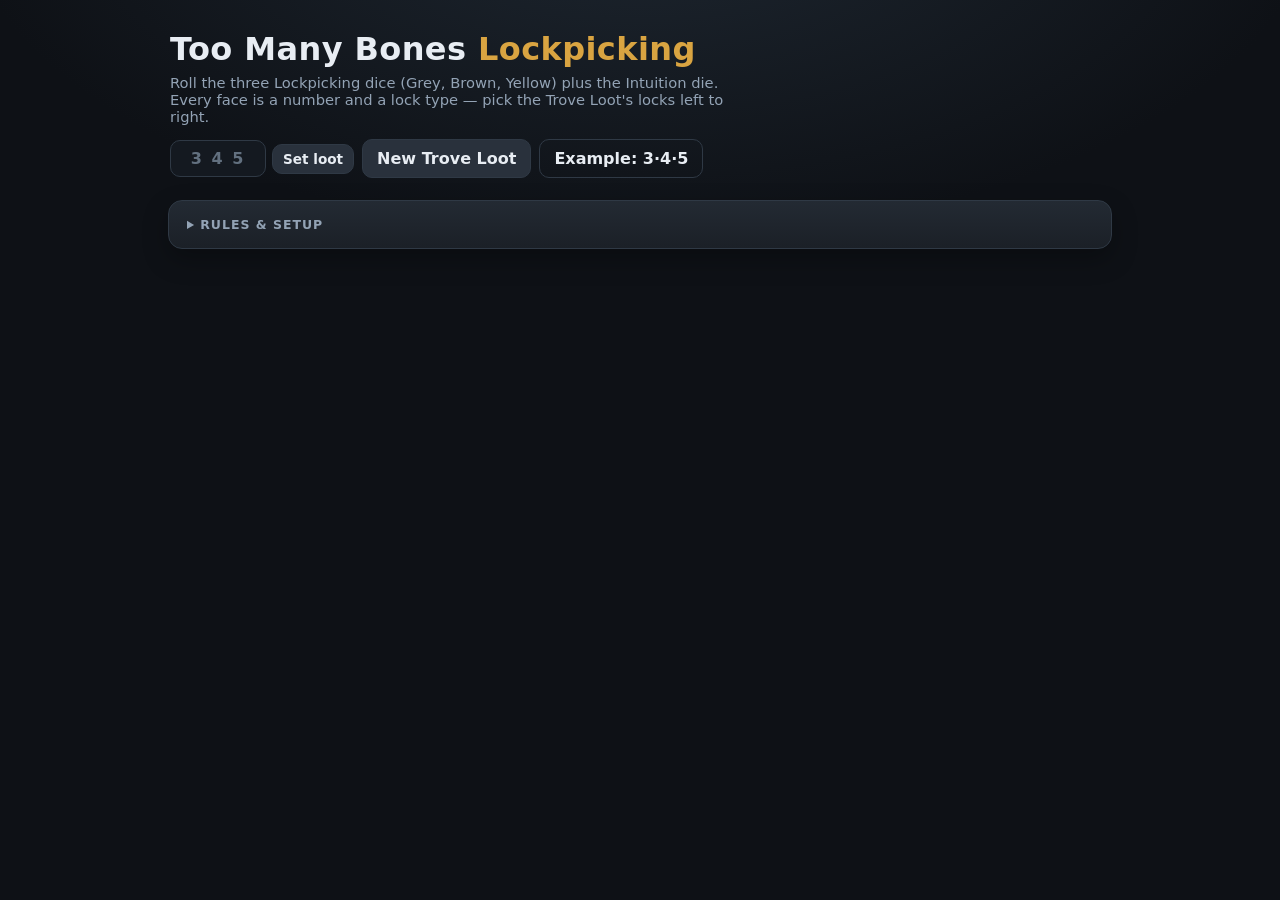
<file: index.html>
<!DOCTYPE html>
<html lang="en">
<head>
  <meta charset="utf-8" />
  <meta name="viewport" content="width=device-width, initial-scale=1" />
  <title>Too Many Bones — Lockpicking</title>
  <link rel="stylesheet" href="styles.css" />
</head>
<body>
  <div id="app" aria-live="polite"></div>
  <script src="app.js"></script>
</body>
</html>
</file>
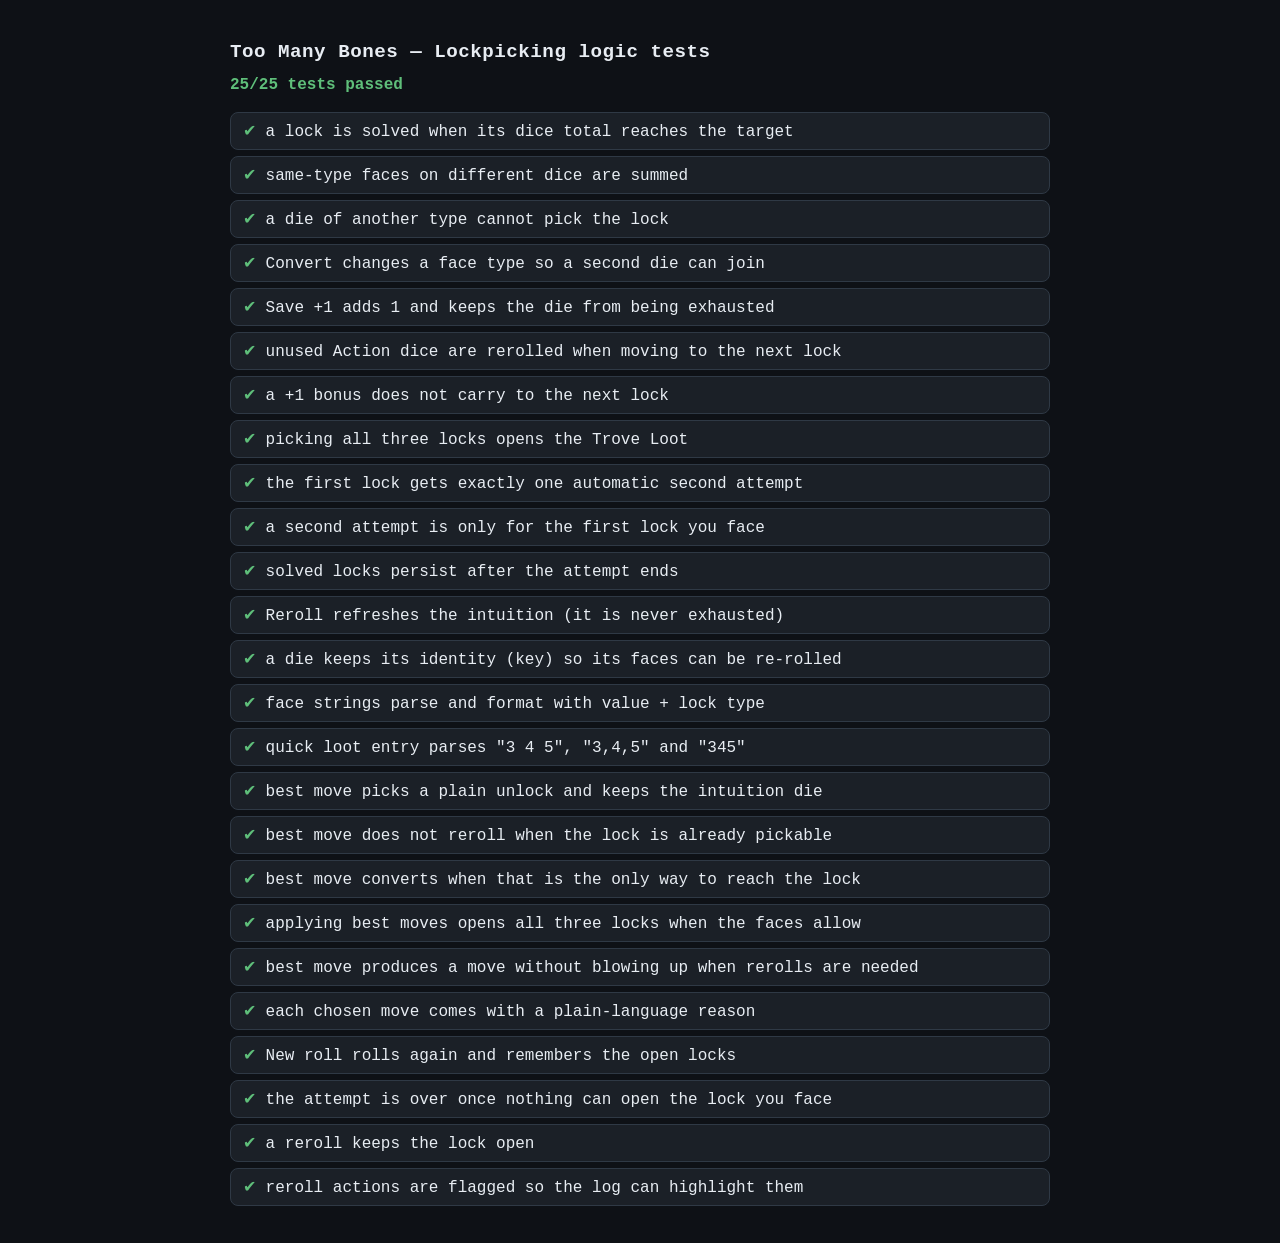
<file: tests.html>
<!DOCTYPE html>
<html lang="en">
<head>
  <meta charset="utf-8" />
  <meta name="viewport" content="width=device-width, initial-scale=1" />
  <title>Too Many Bones — Lockpicking logic tests</title>
  <style>
    body {
      margin: 0;
      padding: 28px 18px 60px;
      font-family: ui-monospace, SFMono-Regular, Menlo, Consolas, monospace;
      background: #0e1116;
      color: #e8edf3;
    }
    .wrap { max-width: 820px; margin: 0 auto; }
    h1 { font-size: 1.2rem; letter-spacing: 0.5px; }
    #summary { margin: 12px 0 18px; font-weight: 700; }
    #summary.pass { color: #5fbf7a; }
    #summary.fail { color: #d9634f; }
    ul { list-style: none; padding: 0; margin: 0; display: flex; flex-direction: column; gap: 6px; }
    li { padding: 8px 12px; border-radius: 8px; background: #1b2027; border: 1px solid #2f3945; }
    li.pass::before { content: '✔ '; color: #5fbf7a; }
    li.fail { border-color: #d9634f; }
    li.fail::before { content: '✘ '; color: #d9634f; }
    li .msg { display: block; margin-top: 4px; color: #f0a99c; }
    #app { display: none; }
  </style>
</head>
<body>
  <div class="wrap">
    <h1>Too Many Bones — Lockpicking logic tests</h1>
    <div id="summary">Running…</div>
    <ul id="results"></ul>
  </div>

  <!-- app.js needs an #app node to boot; it's hidden and rendering is stubbed. -->
  <div id="app"></div>
  <script src="app.js"></script>
  <script src="tests.js"></script>
</body>
</html>
</file>
<file: styles.css>
:root {
  --bg: #0e1116;
  --panel: #1b2027;
  --panel-2: #232a33;
  --line: #2f3945;
  --text: #e8edf3;
  --muted: #93a3b5;
  --accent: #d9a441;
  --good: #5fbf7a;
  --bad: #d9634f;
  --intuition: #9b7bf0;
  --radius: 14px;
}

* { box-sizing: border-box; }

body {
  margin: 0;
  font-family: ui-sans-serif, system-ui, -apple-system, "Segoe UI", Roboto, Helvetica, Arial, sans-serif;
  color: var(--text);
  background:
    radial-gradient(1100px 560px at 50% -12%, #1e2731 0%, #0e1116 62%) fixed;
  min-height: 100vh;
  -webkit-font-smoothing: antialiased;
}

#app {
  max-width: 980px;
  margin: 0 auto;
  padding: 26px 18px 64px;
  display: flex;
  flex-direction: column;
  gap: 16px;
}

/* ------------------------------- header -------------------------------- */

.top {
  display: flex;
  flex-wrap: wrap;
  gap: 14px;
  align-items: flex-end;
  justify-content: space-between;
  padding: 4px 2px 6px;
}
.top h1 {
  margin: 0;
  font-size: clamp(1.4rem, 3.4vw, 2rem);
  letter-spacing: 0.4px;
}
.top h1 span { color: var(--accent); }
.top .sub {
  margin: 6px 0 0;
  color: var(--muted);
  font-size: 0.92rem;
  max-width: 62ch;
}
.top-actions { display: flex; gap: 8px; flex-wrap: wrap; align-items: center; }

.loot-entry { display: flex; gap: 6px; align-items: center; }
.loot-entry input {
  width: 96px;
  padding: 8px 10px;
  font: inherit;
  font-weight: 700;
  letter-spacing: 3px;
  text-align: center;
  color: var(--text);
  background: #141920;
  border: 1px solid var(--line);
  border-radius: 10px;
}
.loot-entry input::placeholder { letter-spacing: 2px; color: #62707f; }
.loot-entry input:focus { outline: none; border-color: var(--accent); }

/* ------------------------------- panels -------------------------------- */

.panel {
  background: linear-gradient(180deg, var(--panel-2), var(--panel));
  border: 1px solid var(--line);
  border-radius: var(--radius);
  padding: 16px 18px;
  box-shadow: 0 10px 26px rgba(0, 0, 0, 0.28);
}
.panel-title {
  margin: 0 0 12px;
  font-size: 0.78rem;
  letter-spacing: 1.6px;
  text-transform: uppercase;
  color: var(--muted);
  font-weight: 700;
}

/* -------------------------------- locks -------------------------------- */

.locks {
  display: grid;
  grid-template-columns: repeat(3, 1fr);
  gap: 12px;
}
@media (max-width: 620px) { .locks { grid-template-columns: 1fr; } }

.lock {
  position: relative;
  border: 1px solid var(--line);
  border-radius: 12px;
  padding: 14px;
  text-align: center;
  background: rgba(255, 255, 255, 0.015);
  transition: transform 0.18s ease, border-color 0.18s ease, box-shadow 0.18s ease;
}
.lock.current {
  border-color: var(--accent);
  box-shadow: 0 0 0 1px var(--accent), 0 8px 24px rgba(217, 164, 65, 0.16);
  animation: pulse 2.2s ease-in-out infinite;
}
.lock.open {
  border-color: rgba(95, 191, 122, 0.5);
  background: rgba(95, 191, 122, 0.07);
}
@keyframes pulse {
  0%, 100% { transform: translateY(0); }
  50% { transform: translateY(-2px); }
}

.lock-num { font-size: 0.68rem; letter-spacing: 1.4px; text-transform: uppercase; color: var(--muted); }
.lock-icon { font-size: 1.9rem; line-height: 1.1; margin: 8px 0 4px; }
.lock-type { font-weight: 800; letter-spacing: 0.6px; color: var(--c, var(--text)); }
.lock-target { margin-top: 6px; display: flex; align-items: center; justify-content: center; gap: 6px; }
.lock-target span { color: var(--muted); font-size: 0.78rem; }
.lock-target b { font-size: 1.35rem; color: var(--accent); }
.lock-state { margin-top: 8px; font-size: 0.7rem; letter-spacing: 1.2px; text-transform: uppercase; color: var(--muted); }
.lock.open .lock-state { color: var(--good); }

.target-input {
  width: 58px;
  padding: 4px 6px;
  font-size: 1rem;
  font-weight: 700;
  text-align: center;
  color: var(--text);
  background: #141920;
  border: 1px solid var(--line);
  border-radius: 8px;
}

/* ------------------------------- pipes --------------------------------- */

.pipes {
  display: flex;
  align-items: center;
  justify-content: center;
  margin-top: 18px;
}
.pipe-node {
  width: 16px;
  height: 16px;
  flex: 0 0 auto;
  border-radius: 50%;
  background: #39424f;
  border: 2px solid #2b333d;
  box-shadow: inset 0 1px 0 rgba(255, 255, 255, 0.15);
  transition: background 0.25s ease, box-shadow 0.25s ease, border-color 0.25s ease;
}
.pipe-node.on {
  background: var(--good);
  border-color: #3f9a5a;
  box-shadow: 0 0 10px rgba(95, 191, 122, 0.65);
}
.pipe-seg {
  height: 8px;
  width: clamp(44px, 13vw, 96px);
  margin: 0 2px;
  border-radius: 4px;
  background: linear-gradient(180deg, #2c343f, #20262e);
  transition: background 0.25s ease, box-shadow 0.25s ease;
}
.pipe-seg.on {
  background: linear-gradient(180deg, #6fd08c, #3f9a5a);
  box-shadow: 0 0 10px rgba(95, 191, 122, 0.55);
}
.pipe-caption {
  margin-top: 8px;
  text-align: center;
  color: var(--muted);
  font-size: 0.72rem;
  letter-spacing: 1.4px;
  text-transform: uppercase;
}
.pipe-caption::before { content: '⬡ '; }

/* -------------------------------- dice --------------------------------- */

.dice-row {
  display: flex;
  flex-wrap: wrap;
  gap: 12px;
  align-items: stretch;
}

.die {
  --c1: #888;
  --c2: #555;
  --ink: #111;
  position: relative;
  width: 86px;
  min-height: 86px;
  border: none;
  border-radius: 16px;
  padding: 10px 8px 20px;
  cursor: default;
  color: var(--ink);
  background: linear-gradient(155deg, var(--c1), var(--c2));
  box-shadow: inset 0 2px 0 rgba(255,255,255,0.35), inset 0 -4px 0 rgba(0,0,0,0.25), 0 6px 14px rgba(0,0,0,0.35);
  font: inherit;
  transition: transform 0.16s ease, box-shadow 0.16s ease, opacity 0.16s ease, filter 0.16s ease;
}
.die.action.usable { cursor: pointer; box-shadow: inset 0 2px 0 rgba(255,255,255,0.35), inset 0 -4px 0 rgba(0,0,0,0.25), 0 6px 18px rgba(217,164,65,0.28); }
.die.action.usable:hover { transform: translateY(-3px) rotate(-1deg); }
.die.action.selected { transform: translateY(-4px); box-shadow: 0 0 0 3px var(--accent), 0 8px 20px rgba(217,164,65,0.35); }
.die.action.exhausted { opacity: 0.32; filter: grayscale(0.7); cursor: not-allowed; }
.die.action.pick { box-shadow: 0 0 0 3px var(--intuition), 0 8px 20px rgba(155,123,240,0.4); }

.die-val { display: block; font-size: 2rem; font-weight: 900; line-height: 1; text-shadow: 0 1px 0 rgba(255,255,255,0.35); }
.die-type { display: block; font-size: 0.86rem; font-weight: 800; letter-spacing: 1px; }
.die-type-chip {
  position: absolute; top: 5px; left: 6px;
  font-size: 0.72rem; font-weight: 900; line-height: 1;
  padding: 2px 6px;
  border-radius: 999px;
  background: var(--t, #888); color: var(--ti, #111);
  border: 1px solid rgba(0, 0, 0, 0.38);
  box-shadow: inset 0 1px 0 rgba(255, 255, 255, 0.4);
}
.die-home { position: absolute; left: 0; right: 0; bottom: 5px; font-size: 0.6rem; letter-spacing: 1.2px; text-transform: uppercase; opacity: 0.72; }

.die-badge, .die-save {
  position: absolute; top: 5px; right: 6px;
  font-size: 0.68rem; font-weight: 800;
  background: rgba(0,0,0,0.28); color: #fff;
  border-radius: 999px; padding: 1px 6px;
}
.die-save { top: auto; bottom: 18px; right: 6px; background: rgba(95,191,122,0.9); }

.die.intuition {
  cursor: default;
  color: #fff;
  background: linear-gradient(155deg, #b59bff, #6b46d6);
  box-shadow: inset 0 2px 0 rgba(255,255,255,0.3), inset 0 -4px 0 rgba(0,0,0,0.28), 0 6px 16px rgba(107,70,214,0.4);
  display: flex; align-items: center; justify-content: center;
}
.intuition-face { font-size: 1.05rem; font-weight: 900; letter-spacing: 0.5px; }

.convert-row { display: flex; flex-wrap: wrap; gap: 8px; align-items: center; margin-top: 12px; }
.convert-label { color: var(--muted); font-size: 0.85rem; }

/* ------------------------------ controls ------------------------------- */

.status { margin: 0 0 14px; font-size: 0.98rem; }
.status b { color: var(--accent); }
.hint { margin: 0 0 14px; color: var(--muted); }
.hint b { color: var(--text); }

.controls { display: flex; flex-wrap: wrap; gap: 8px; align-items: center; }
.controls + .controls { margin-top: 10px; }
.intuition-state { color: var(--muted); font-size: 0.82rem; margin-left: 4px; }

.auto-toggle { display: flex; align-items: center; gap: 8px; font-size: 0.9rem; color: var(--muted); cursor: pointer; }
.auto-toggle input { accent-color: var(--accent); width: 16px; height: 16px; cursor: pointer; }
.auto-toggle select {
  font: inherit; font-weight: 700; color: var(--text);
  background: #141920; border: 1px solid var(--line);
  border-radius: 8px; padding: 6px 8px; cursor: pointer;
}
.auto-toggle select:focus { outline: none; border-color: var(--accent); }
.auto-toggle:hover { color: var(--text); }
.auto-row { border-top: 1px dashed var(--line); padding-top: 12px; margin-top: 12px; justify-content: space-between; }
.auto-row .auto-note { color: var(--intuition); font-size: 0.82rem; }

.btn {
  font: inherit;
  font-weight: 700;
  color: var(--text);
  background: #29313c;
  border: 1px solid var(--line);
  border-radius: 10px;
  padding: 9px 14px;
  cursor: pointer;
  transition: transform 0.14s ease, background 0.14s ease, border-color 0.14s ease, opacity 0.14s ease;
}
.btn:hover:not(:disabled) { transform: translateY(-1px); background: #313b48; }
.btn.small { padding: 6px 10px; font-size: 0.85rem; }
.btn.primary { background: var(--accent); color: #241a05; border-color: #b6861f; }
.btn.primary:hover:not(:disabled) { background: #e5bd63; }
.btn.ghost { background: transparent; }
.btn.active { border-color: var(--intuition); background: rgba(155,123,240,0.22); }
.btn:disabled { opacity: 0.4; cursor: not-allowed; }
.btn[data-type] { border-color: var(--c, var(--line)); }

.win { text-align: center; }
.win-msg { font-size: 1.15rem; font-weight: 800; color: var(--good); margin-bottom: 12px; }

/* -------------------------------- log ---------------------------------- */

.log {
  margin: 0;
  padding-left: 20px;
  max-height: 220px;
  overflow: auto;
  color: var(--muted);
  font-size: 0.86rem;
  line-height: 1.55;
}
.log li { margin: 2px 0; }
.log li:last-child { color: var(--text); }
.log li.log-reroll {
  color: var(--text);
  font-weight: 600;
  background: linear-gradient(90deg, rgba(155, 123, 240, 0.24), rgba(155, 123, 240, 0.05));
  border-left: 3px solid var(--intuition);
  border-radius: 6px;
  padding: 4px 8px;
  margin-left: -8px;
}
.log li.log-reroll::marker { color: var(--intuition); font-weight: 800; }
.log li.log-reroll::before { content: '⟳ '; color: var(--intuition); font-weight: 800; }

/* ------------------------------- setup --------------------------------- */

.setup summary {
  cursor: pointer;
  font-weight: 700;
  color: var(--muted);
  letter-spacing: 1px;
  text-transform: uppercase;
  font-size: 0.78rem;
}
.setup[open] summary { margin-bottom: 12px; }
.rules { font-size: 0.9rem; line-height: 1.6; }
.rules h3 { margin: 16px 0 6px; font-size: 0.95rem; }
.rules ol, .rules ul { margin: 0; padding-left: 20px; }
.rules li { margin: 4px 0; }
.face-grid { display: flex; flex-wrap: wrap; gap: 12px; margin: 8px 0 4px; }
.face-input { display: flex; flex-direction: column; gap: 4px; font-size: 0.82rem; font-weight: 700; }
.face-input input {
  width: 130px;
  padding: 6px 8px;
  color: var(--text);
  background: #141920;
  border: 1px solid var(--line);
  border-radius: 8px;
  font: inherit;
}
.toggle { display: flex; align-items: center; gap: 8px; margin: 12px 0 4px; font-size: 0.9rem; }
.caveat { color: var(--muted); font-size: 0.82rem; margin-top: 14px; }
</file>
